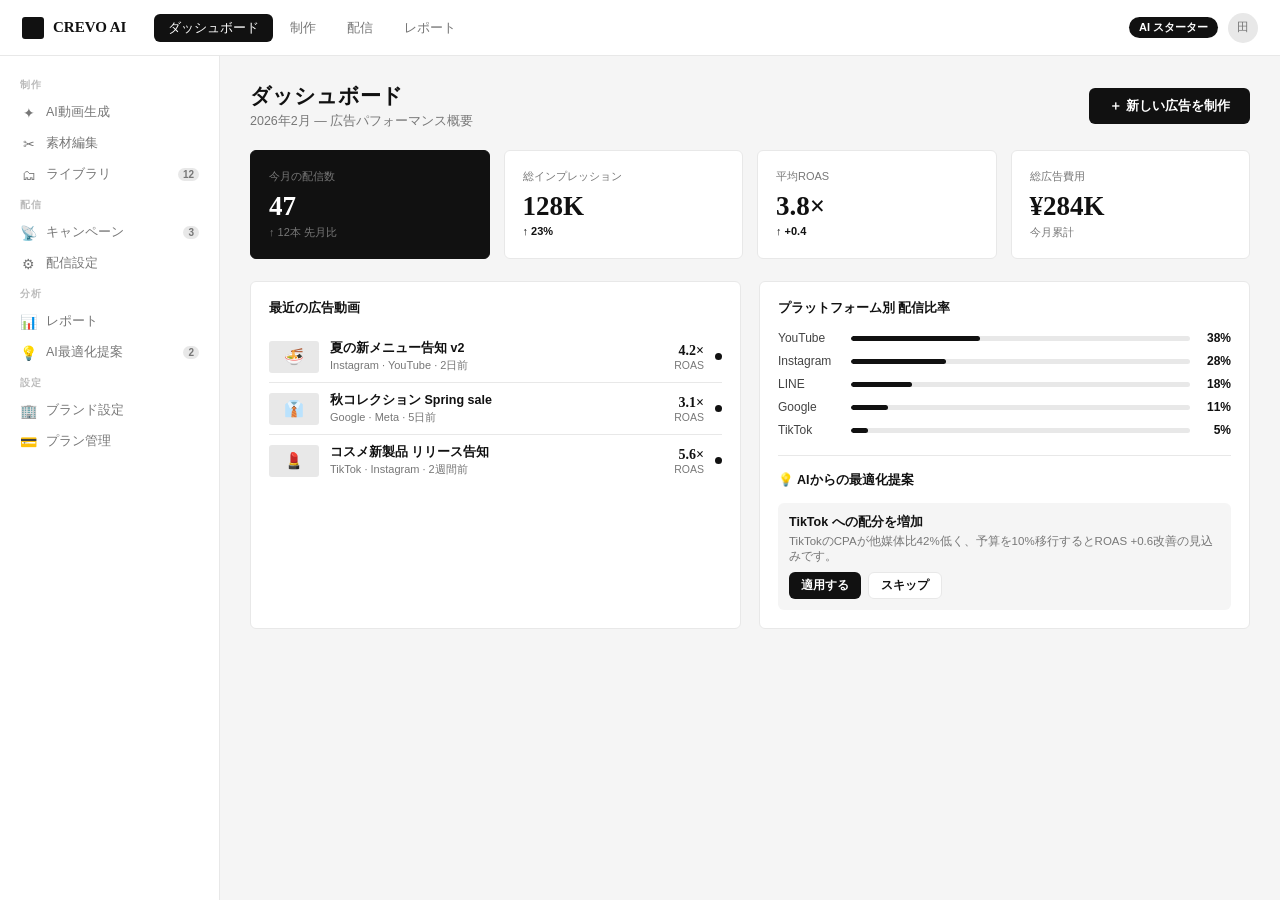
<file: spec/CREVO_AI_prototype.html>
<!DOCTYPE html>
<html lang="ja">
<head>
<meta charset="UTF-8">
<meta name="viewport" content="width=device-width, initial-scale=1.0">
<title>CREVO AI — MVP Prototype</title>
<style>
*, *::before, *::after { box-sizing: border-box; margin: 0; padding: 0; }
:root {
  --black:    #111111;
  --g900:     #222222;
  --g700:     #444444;
  --g500:     #777777;
  --g400:     #999999;
  --g300:     #BBBBBB;
  --g200:     #DDDDDD;
  --g100:     #E8E8E8;
  --g50:      #F5F5F5;
  --white:    #FFFFFF;
  --sidebar:  220px;
  --header:   56px;
  --r:        6px;
  --tr:       0.17s ease;
}
body {
  font-family: -apple-system,'Hiragino Sans','Noto Sans JP',sans-serif;
  background: var(--g50); color: var(--black);
  height: 100vh; overflow: hidden; display: flex; flex-direction: column;
  font-size: 14px;
}

/* ──── HEADER ──── */
header {
  height: var(--header); background: var(--white);
  border-bottom: 1px solid var(--g100);
  display: flex; align-items: center; padding: 0 22px; gap: 28px;
  flex-shrink: 0; z-index: 10;
}
.logo {
  display: flex; align-items: center; gap: 9px;
  font-family: Georgia,serif; font-size: 15px; font-weight: 700;
  color: var(--black); text-decoration: none; flex-shrink: 0;
}
.logo-mark { width: 22px; height: 22px; background: var(--black); border-radius: 3px; }
nav { display: flex; gap: 3px; }
.nav-btn {
  padding: 5px 14px; border-radius: var(--r); border: none;
  background: transparent; cursor: pointer; font-size: 13px;
  color: var(--g500); font-family: inherit; transition: all var(--tr);
}
.nav-btn:hover { background: var(--g50); color: var(--black); }
.nav-btn.active { background: var(--black); color: var(--white); }
.header-right { display: flex; align-items: center; gap: 10px; margin-left: auto; }
.plan-badge {
  padding: 3px 10px; background: var(--black); color: var(--white);
  border-radius: 20px; font-size: 11px; font-weight: 600;
}
.avatar {
  width: 30px; height: 30px; border-radius: 50%; background: var(--g100);
  display: flex; align-items: center; justify-content: center;
  font-size: 12px; color: var(--g500); cursor: pointer;
}

/* ──── LAYOUT ──── */
.main-wrapper { display: flex; flex: 1; overflow: hidden; }
.sidebar {
  width: var(--sidebar); background: var(--white);
  border-right: 1px solid var(--g100);
  display: flex; flex-direction: column; padding: 14px 10px;
  overflow-y: auto; flex-shrink: 0;
}
.sbl { font-size: 10px; font-weight: 700; color: var(--g300); letter-spacing: 0.8px; text-transform: uppercase; padding: 8px 10px 5px; }
.sbi {
  display: flex; align-items: center; gap: 9px;
  padding: 7px 10px; border-radius: var(--r); cursor: pointer;
  color: var(--g500); font-size: 12.5px; border: none;
  background: transparent; width: 100%; text-align: left; font-family: inherit;
  transition: all var(--tr);
}
.sbi:hover { background: var(--g50); color: var(--black); }
.sbi.active { background: var(--g50); color: var(--black); font-weight: 600; }
.sbi-ico { width: 17px; text-align: center; font-size: 14px; flex-shrink: 0; }
.sbi-ct {
  margin-left: auto; background: var(--g100); color: var(--g500);
  font-size: 10px; font-weight: 700; padding: 1px 5px; border-radius: 8px;
}
.content { flex: 1; overflow-y: auto; padding: 26px 30px; }
.screen { display: none; animation: fi 0.2s ease; }
.screen.active { display: block; }
@keyframes fi { from { opacity:0; transform:translateY(4px) } to { opacity:1; transform:none } }

/* ──── SHARED ──── */
.page-title { font-family: Georgia,serif; font-size: 21px; font-weight: 700; margin-bottom: 3px; }
.page-sub { font-size: 12.5px; color: var(--g500); }
.panel { background: var(--white); border: 1px solid var(--g100); border-radius: var(--r); padding: 18px; }
.panel-title { font-size: 12.5px; font-weight: 700; margin-bottom: 14px; }
.btn {
  padding: 9px 20px; border-radius: var(--r); border: none;
  font-family: inherit; font-size: 13px; font-weight: 600;
  cursor: pointer; transition: all var(--tr); white-space: nowrap;
  display: inline-flex; align-items: center; gap: 6px;
}
.btn-p { background: var(--black); color: var(--white); }
.btn-p:hover { background: var(--g900); }
.btn-s { background: var(--white); color: var(--black); border: 1.5px solid var(--g100); }
.btn-s:hover { border-color: var(--black); }
.btn-g { background: transparent; color: var(--g500); padding: 9px 12px; }
.btn-g:hover { color: var(--black); background: var(--g50); }
.btn-sm { padding: 5px 12px; font-size: 11.5px; }
.btn-lg { padding: 12px 26px; font-size: 14.5px; }
.tag { display:inline-block; padding:2px 8px; border-radius:10px; font-size:10.5px; font-weight:600; }
.tag-active { background:#111; color:#fff; }
.tag-paused { background:var(--g100); color:var(--g500); }
.tag-draft { background:var(--g50); color:var(--g500); border:1px solid var(--g100); }
.ai-badge { display:inline-flex; align-items:center; gap:4px; background:var(--black); color:var(--white); padding:2px 9px; border-radius:20px; font-size:10.5px; font-weight:600; }
.form-input,.form-textarea,.form-select {
  padding: 9px 11px; border: 1px solid var(--g100); border-radius: var(--r);
  font-family: inherit; font-size: 13px; color: var(--black); background: var(--white);
  outline: none; transition: border-color var(--tr); width: 100%;
}
.form-input:focus,.form-textarea:focus,.form-select:focus { border-color: var(--black); }
.form-textarea { resize: none; line-height: 1.6; }
.form-select {
  cursor: pointer; appearance: none;
  background-image: url("data:image/svg+xml,%3Csvg xmlns='http://www.w3.org/2000/svg' width='10' height='6' viewBox='0 0 10 6'%3E%3Cpath d='M1 1l4 4 4-4' stroke='%23999' stroke-width='1.5' fill='none'/%3E%3C/svg%3E");
  background-repeat: no-repeat; background-position: right 10px center; padding-right: 28px;
}
.form-label { font-size: 12px; font-weight: 700; color: var(--black); margin-bottom: 5px; display: block; }
.form-label small { font-weight: 400; color: var(--g500); font-size: 11px; margin-left: 4px; }
.form-group { display: flex; flex-direction: column; gap: 0; }
.range-slider { -webkit-appearance:none; width:100%; height:4px; background:var(--g100); border-radius:2px; outline:none; }
.range-slider::-webkit-slider-thumb { -webkit-appearance:none; width:15px; height:15px; background:var(--black); border-radius:50%; cursor:pointer; }
.toggle { width:36px; height:20px; border-radius:10px; cursor:pointer; position:relative; transition:background var(--tr); background:var(--g100); border:none; flex-shrink:0; }
.toggle.on { background:var(--black); }
.toggle::after { content:''; position:absolute; width:14px; height:14px; background:white; border-radius:50%; top:3px; left:3px; transition:transform var(--tr); }
.toggle.on::after { transform:translateX(16px); }
.action-bar { display:flex; align-items:center; justify-content:flex-end; gap:8px; padding-top:20px; border-top:1px solid var(--g100); margin-top:22px; }

/* ──── DASHBOARD ──── */
.stats-grid { display:grid; grid-template-columns:repeat(4,1fr); gap:14px; margin-bottom:22px; }
.stat-card { background:var(--white); border:1px solid var(--g100); border-radius:var(--r); padding:18px; }
.stat-card.hl { background:var(--black); border-color:var(--black); }
.stat-lbl { font-size:11px; color:var(--g500); margin-bottom:7px; font-weight:500; }
.stat-card.hl .stat-lbl { color:#777; }
.stat-num { font-family:Georgia,serif; font-size:27px; font-weight:700; color:var(--black); }
.stat-card.hl .stat-num { color:var(--white); }
.stat-chg { font-size:11px; color:var(--g500); margin-top:3px; }
.stat-card.hl .stat-chg { color:#777; }
.dash-grid { display:grid; grid-template-columns:1fr 1fr; gap:18px; }
.video-item { display:flex; align-items:center; gap:11px; padding:9px 0; border-bottom:1px solid var(--g100); }
.video-item:last-child { border-bottom:none; }
.vthumb { width:50px; height:32px; background:var(--g100); border-radius:3px; flex-shrink:0; display:flex; align-items:center; justify-content:center; font-size:16px; }
.vname { font-size:12.5px; font-weight:600; white-space:nowrap; overflow:hidden; text-overflow:ellipsis; }
.vmeta { font-size:11px; color:var(--g500); margin-top:1px; }
.vroas { font-family:Georgia,serif; font-size:14px; font-weight:700; }
.sdot { width:7px; height:7px; border-radius:50%; flex-shrink:0; }
.sdot-on { background:#111; }
.sdot-off { background:#CCC; }
.pf-bar { display:flex; flex-direction:column; gap:9px; }
.pfr { display:flex; align-items:center; gap:9px; }
.pfn { font-size:12px; color:var(--g700); width:64px; flex-shrink:0; }
.pft { flex:1; background:var(--g100); height:5px; border-radius:3px; overflow:hidden; }
.pff { height:100%; background:var(--black); border-radius:3px; transition:width 1s ease; }
.pfp { font-size:12px; font-weight:700; width:32px; text-align:right; }

/* ──── WIZARD ──── */
.wizard-steps { display:flex; align-items:center; gap:0; margin-bottom:24px; overflow-x:auto; padding-bottom:2px; }
.ws { display:flex; align-items:center; gap:7px; font-size:12px; color:var(--g300); white-space:nowrap; }
.ws.active { color:var(--black); font-weight:600; }
.ws.done { color:var(--g500); }
.wsc {
  width:24px; height:24px; border-radius:50%;
  border:1.5px solid var(--g100); background:var(--white);
  display:flex; align-items:center; justify-content:center;
  font-size:11px; font-weight:700; color:var(--g300); flex-shrink:0;
}
.ws.active .wsc { border-color:var(--black); background:var(--black); color:var(--white); }
.ws.done .wsc { border-color:var(--g300); color:var(--g500); }
.wsl { width:28px; height:1px; background:var(--g100); margin:0 4px; flex-shrink:0; }
.wsl.done { background:var(--g300); }

/* Selectable cards */
.sel-card {
  border:1.5px solid var(--g100); border-radius:var(--r);
  cursor:pointer; transition:all var(--tr); background:var(--white);
}
.sel-card:hover { border-color:var(--g400); }
.sel-card.on { border-color:var(--black); background:var(--g50); }
.sel-card.dark-on { border-color:var(--black); background:var(--black); color:var(--white); }

/* Talent grid */
.talent-grid { display:grid; grid-template-columns:repeat(4,1fr); gap:12px; }
.talent-card { border:1.5px solid var(--g100); border-radius:var(--r); overflow:hidden; cursor:pointer; transition:border-color var(--tr); }
.talent-card:hover { border-color:var(--g400); }
.talent-card.on { border-color:var(--black); }
.talent-face { height:96px; background:var(--g100); display:flex; align-items:center; justify-content:center; font-size:36px; position:relative; }
.talent-badge { position:absolute; top:6px; right:6px; font-size:9.5px; font-weight:700; padding:2px 6px; border-radius:10px; }
.talent-info { padding:8px 10px; }
.talent-name { font-size:12px; font-weight:700; color:var(--black); }
.talent-sub { font-size:10.5px; color:var(--g500); margin-top:1px; }

/* Template grid */
.tmpl-grid { display:grid; grid-template-columns:repeat(3,1fr); gap:12px; }
.tmpl-card { border:1.5px solid var(--g100); border-radius:var(--r); overflow:hidden; cursor:pointer; transition:border-color var(--tr); }
.tmpl-card:hover { border-color:var(--g400); }
.tmpl-card.on { border-color:var(--black); }
.tmpl-thumb { height:72px; display:flex; align-items:center; justify-content:center; font-size:22px; }
.tmpl-info { padding:8px 10px; border-top:1px solid var(--g100); }
.tmpl-name { font-size:12px; font-weight:700; }
.tmpl-style { font-size:10.5px; color:var(--g500); margin-top:1px; }

/* Music list */
.music-list { display:flex; flex-direction:column; gap:8px; }
.music-row {
  display:flex; align-items:center; gap:12px; padding:10px 14px;
  border:1.5px solid var(--g100); border-radius:var(--r); cursor:pointer;
  transition:all var(--tr); background:var(--white);
}
.music-row:hover { border-color:var(--g400); }
.music-row.on { border-color:var(--black); background:var(--g50); }
.music-play { width:30px; height:30px; border-radius:50%; background:var(--g100); display:flex; align-items:center; justify-content:center; font-size:12px; flex-shrink:0; transition:background var(--tr); }
.music-row.on .music-play { background:var(--black); color:white; }
.music-name { font-size:13px; font-weight:600; flex:1; }
.music-meta { font-size:11px; color:var(--g500); }
.music-duration { font-size:12px; color:var(--g500); font-weight:500; }

/* Narration list */
.narr-grid { display:grid; grid-template-columns:1fr 1fr; gap:10px; }
.narr-card { border:1.5px solid var(--g100); border-radius:var(--r); padding:12px 14px; cursor:pointer; transition:all var(--tr); }
.narr-card:hover { border-color:var(--g400); }
.narr-card.on { border-color:var(--black); background:var(--g50); }
.narr-avatar { font-size:28px; margin-bottom:6px; }
.narr-name { font-size:12.5px; font-weight:700; }
.narr-meta { font-size:10.5px; color:var(--g500); margin-top:2px; }
.narr-sample { margin-top:8px; display:flex; align-items:center; gap:6px; }
.narr-play { font-size:10px; padding:3px 9px; border-radius:10px; background:var(--g100); border:none; cursor:pointer; font-family:inherit; }

/* Preview */
.preview-wrap { display:grid; grid-template-columns:1fr 340px; gap:22px; }
.vid-area { background:var(--black); border-radius:8px; aspect-ratio:16/9; display:flex; align-items:center; justify-content:center; position:relative; overflow:hidden; }
.play-ring { width:52px; height:52px; border-radius:50%; border:2px solid rgba(255,255,255,0.4); display:flex; align-items:center; justify-content:center; cursor:pointer; margin:0 auto 10px; transition:background var(--tr); }
.play-ring:hover { background:rgba(255,255,255,0.1); }
.play-ring::after { content:'▶'; color:white; font-size:16px; margin-left:3px; }
.vid-caption-bar { position:absolute; bottom:0; left:0; right:0; background:linear-gradient(transparent,rgba(0,0,0,0.7)); padding:14px; }
.caption-pill { background:rgba(255,255,255,0.9); color:var(--black); padding:5px 11px; border-radius:3px; font-size:12.5px; font-weight:700; display:inline-block; }
.scene-strip { display:flex; gap:8px; margin-top:10px; }
.scene-thumb { width:52px; height:33px; background:var(--g200); border-radius:3px; cursor:pointer; border:2px solid transparent; transition:border-color var(--tr); flex-shrink:0; }
.scene-thumb.on { border-color:var(--black); }
.edit-pane { display:flex; flex-direction:column; gap:14px; }
.edit-block { background:var(--white); border:1px solid var(--g100); border-radius:var(--r); overflow:hidden; }
.edit-blk-hdr { padding:10px 14px; font-size:12.5px; font-weight:700; cursor:pointer; display:flex; justify-content:space-between; align-items:center; }
.edit-blk-hdr:hover { background:var(--g50); }
.edit-blk-body { padding:12px 14px; }
.edit-row { display:flex; align-items:center; gap:8px; margin-bottom:9px; }
.edit-row:last-child { margin-bottom:0; }
.edit-lbl { font-size:11.5px; color:var(--g500); width:54px; flex-shrink:0; }
.swatch-row { display:flex; gap:5px; }
.swatch { width:23px; height:23px; border-radius:3px; cursor:pointer; border:2px solid transparent; }
.swatch.on { border-color:var(--black); }
.tr-row { display:flex; justify-content:space-between; align-items:center; padding:5px 0; }
.tr-lbl { font-size:12px; color:var(--g700); }

/* Distribute */
.pf-grid { display:grid; grid-template-columns:repeat(3,1fr); gap:13px; margin-bottom:18px; }
.pf-card { border:1.5px solid var(--g100); border-radius:var(--r); padding:15px; cursor:pointer; transition:all var(--tr); }
.pf-card:hover { border-color:var(--g400); }
.pf-card.on { border-color:var(--black); background:var(--g50); }
.pf-ico { font-size:26px; margin-bottom:8px; }
.pf-card-name { font-size:13px; font-weight:700; margin-bottom:2px; }
.pf-card-desc { font-size:11px; color:var(--g500); }
.pf-chk { width:18px; height:18px; border-radius:50%; border:1.5px solid var(--g100); margin-top:8px; display:flex; align-items:center; justify-content:center; font-size:9px; color:transparent; }
.pf-card.on .pf-chk { background:var(--black); border-color:var(--black); color:white; }

/* Reports */
.rpt-grid { display:grid; grid-template-columns:repeat(3,1fr); gap:13px; margin-bottom:20px; }
.met-card { background:var(--white); border:1px solid var(--g100); border-radius:var(--r); padding:16px; }
.met-card.dk { background:var(--black); border-color:var(--black); }
.met-nm { font-size:11px; color:var(--g500); margin-bottom:6px; font-weight:500; }
.met-card.dk .met-nm { color:#777; }
.met-val { font-family:Georgia,serif; font-size:24px; font-weight:700; color:var(--black); }
.met-card.dk .met-val { color:var(--white); }
.met-bdg { display:inline-block; font-size:10px; font-weight:700; padding:2px 7px; border-radius:8px; background:var(--g50); color:var(--g700); margin-top:5px; }
.chart-area { background:var(--white); border:1px solid var(--g100); border-radius:var(--r); padding:18px; margin-bottom:18px; }
.simple-chart { height:130px; display:flex; align-items:flex-end; gap:7px; padding-top:8px; }
.chart-col { flex:1; display:flex; flex-direction:column; align-items:center; gap:3px; }
.chart-bar-wrap { flex:1; width:100%; display:flex; align-items:flex-end; gap:2px; }
.cbar { flex:1; border-radius:2px 2px 0 0; transition:height 1s cubic-bezier(0.34,1.56,0.64,1); }
.cbar-p { background:var(--black); }
.cbar-s { background:var(--g100); }
.cxl { font-size:10px; color:var(--g500); }
.cmp-tbl { width:100%; border-collapse:collapse; }
.cmp-tbl th { text-align:left; font-size:11px; font-weight:700; color:var(--g500); padding:7px 11px; border-bottom:1.5px solid var(--g100); letter-spacing:.3px; }
.cmp-tbl td { padding:10px 11px; font-size:12.5px; border-bottom:1px solid var(--g50); vertical-align:middle; }
.cmp-tbl tr:hover td { background:var(--g50); }

/* Toast */
.toast { position:fixed; bottom:24px; right:24px; background:var(--black); color:var(--white); padding:12px 18px; border-radius:var(--r); font-size:13px; font-weight:500; opacity:0; transform:translateY(8px); transition:all .3s ease; pointer-events:none; z-index:100; }
.toast.show { opacity:1; transform:none; }

/* Progress bar (top banner during generation) */
.gen-wrap { text-align:center; padding:36px 0; }
.spinner { width:110px; height:110px; border-radius:50%; border:3px solid var(--g100); border-top-color:var(--black); animation:spin 1s linear infinite; margin:0 auto 24px; }
@keyframes spin { to { transform:rotate(360deg); } }
.gen-title { font-family:Georgia,serif; font-size:20px; font-weight:700; margin-bottom:10px; }
.gen-sub { color:var(--g500); font-size:13px; margin-bottom:28px; }
.gen-rows { max-width:340px; margin:0 auto 28px; text-align:left; display:flex; flex-direction:column; gap:9px; }
.gen-row { display:flex; align-items:center; gap:10px; font-size:12.5px; color:var(--g400); }
.gen-row.done { color:var(--black); font-weight:500; }
.gpb { width:300px; height:3px; background:var(--g100); border-radius:2px; margin:0 auto; overflow:hidden; }
.gpbf { height:100%; background:var(--black); width:0%; transition:width .4s ease; }
</style>
</head>
<body>

<!-- HEADER -->
<header>
  <a class="logo" href="#" onclick="return false">
    <div class="logo-mark"></div>CREVO AI
  </a>
  <nav>
    <button class="nav-btn active"  onclick="show('dashboard',this)">ダッシュボード</button>
    <button class="nav-btn"        onclick="show('create',this)">制作</button>
    <button class="nav-btn"        onclick="show('distribute',this)">配信</button>
    <button class="nav-btn"        onclick="show('reports',this)">レポート</button>
  </nav>
  <div class="header-right">
    <span class="plan-badge">AI スターター</span>
    <div class="avatar">田</div>
  </div>
</header>

<div class="main-wrapper">
  <!-- SIDEBAR -->
  <aside class="sidebar">
    <div class="sbl">制作</div>
    <button class="sbi" onclick="goCreate(1)"><span class="sbi-ico">✦</span>AI動画生成</button>
    <button class="sbi"><span class="sbi-ico">✂</span>素材編集</button>
    <button class="sbi"><span class="sbi-ico">🗂</span>ライブラリ<span class="sbi-ct">12</span></button>
    <div class="sbl">配信</div>
    <button class="sbi"><span class="sbi-ico">📡</span>キャンペーン<span class="sbi-ct">3</span></button>
    <button class="sbi"><span class="sbi-ico">⚙</span>配信設定</button>
    <div class="sbl">分析</div>
    <button class="sbi"><span class="sbi-ico">📊</span>レポート</button>
    <button class="sbi"><span class="sbi-ico">💡</span>AI最適化提案<span class="sbi-ct">2</span></button>
    <div class="sbl">設定</div>
    <button class="sbi"><span class="sbi-ico">🏢</span>ブランド設定</button>
    <button class="sbi"><span class="sbi-ico">💳</span>プラン管理</button>
  </aside>

  <main class="content">

    <!-- ════════════════ DASHBOARD ════════════════ -->
    <div class="screen active" id="screen-dashboard">
      <div style="display:flex;align-items:center;justify-content:space-between;margin-bottom:20px;">
        <div><h1 class="page-title">ダッシュボード</h1><p class="page-sub">2026年2月 — 広告パフォーマンス概要</p></div>
        <button class="btn btn-p" onclick="goCreate(1)">＋ 新しい広告を制作</button>
      </div>
      <div class="stats-grid">
        <div class="stat-card hl"><div class="stat-lbl">今月の配信数</div><div class="stat-num">47</div><div class="stat-chg">↑ 12本 先月比</div></div>
        <div class="stat-card"><div class="stat-lbl">総インプレッション</div><div class="stat-num">128K</div><div class="stat-chg" style="color:#111;font-weight:600;">↑ 23%</div></div>
        <div class="stat-card"><div class="stat-lbl">平均ROAS</div><div class="stat-num">3.8×</div><div class="stat-chg" style="color:#111;font-weight:600;">↑ +0.4</div></div>
        <div class="stat-card"><div class="stat-lbl">総広告費用</div><div class="stat-num">¥284K</div><div class="stat-chg">今月累計</div></div>
      </div>
      <div class="dash-grid">
        <div class="panel">
          <div class="panel-title">最近の広告動画</div>
          <div class="video-item"><div class="vthumb">🍜</div><div style="flex:1;min-width:0;"><div class="vname">夏の新メニュー告知 v2</div><div class="vmeta">Instagram · YouTube · 2日前</div></div><div style="text-align:right;"><div class="vroas">4.2×</div><div style="font-size:10.5px;color:var(--g500);">ROAS</div></div><div class="sdot sdot-on"></div></div>
          <div class="video-item"><div class="vthumb">👔</div><div style="flex:1;min-width:0;"><div class="vname">秋コレクション Spring sale</div><div class="vmeta">Google · Meta · 5日前</div></div><div style="text-align:right;"><div class="vroas">3.1×</div><div style="font-size:10.5px;color:var(--g500);">ROAS</div></div><div class="sdot sdot-on"></div></div>
          <div class="video-item"><div class="vthumb">💄</div><div style="flex:1;min-width:0;"><div class="vname">コスメ新製品 リリース告知</div><div class="vmeta">TikTok · Instagram · 2週間前</div></div><div style="text-align:right;"><div class="vroas">5.6×</div><div style="font-size:10.5px;color:var(--g500);">ROAS</div></div><div class="sdot sdot-on"></div></div>
        </div>
        <div class="panel">
          <div class="panel-title">プラットフォーム別 配信比率</div>
          <div class="pf-bar">
            <div class="pfr"><div class="pfn">YouTube</div><div class="pft"><div class="pff" style="width:38%"></div></div><div class="pfp">38%</div></div>
            <div class="pfr"><div class="pfn">Instagram</div><div class="pft"><div class="pff" style="width:28%"></div></div><div class="pfp">28%</div></div>
            <div class="pfr"><div class="pfn">LINE</div><div class="pft"><div class="pff" style="width:18%"></div></div><div class="pfp">18%</div></div>
            <div class="pfr"><div class="pfn">Google</div><div class="pft"><div class="pff" style="width:11%"></div></div><div class="pfp">11%</div></div>
            <div class="pfr"><div class="pfn">TikTok</div><div class="pft"><div class="pff" style="width:5%"></div></div><div class="pfp">5%</div></div>
          </div>
          <div style="margin-top:18px;padding-top:16px;border-top:1px solid var(--g100);">
            <div class="panel-title">💡 AIからの最適化提案</div>
            <div style="background:var(--g50);border-radius:var(--r);padding:11px;">
              <div style="font-size:12.5px;font-weight:600;margin-bottom:3px;">TikTok への配分を増加</div>
              <div style="font-size:11.5px;color:var(--g500);">TikTokのCPAが他媒体比42%低く、予算を10%移行するとROAS +0.6改善の見込みです。</div>
              <div style="margin-top:8px;display:flex;gap:7px;"><button class="btn btn-p btn-sm" onclick="toast('AI配分を適用しました')">適用する</button><button class="btn btn-s btn-sm">スキップ</button></div>
            </div>
          </div>
        </div>
      </div>
    </div>

    <!-- ════════════════ CREATE ════════════════ -->
    <div class="screen" id="screen-create">
      <!-- Step indicator -->
      <div style="display:flex;align-items:center;gap:10px;margin-bottom:18px;">
        <h1 class="page-title" style="margin-bottom:0;">AI広告制作</h1>
        <span class="ai-badge">✦ AI生成</span>
      </div>
      <div class="wizard-steps" id="wsteps"></div>

      <!-- STEP PANELS -->
      <div id="cstep-1"><!-- ── Step1: ヒアリング ── -->
        <div style="font-family:Georgia,serif;font-size:16px;font-weight:700;margin-bottom:16px;">Step 1  クライアントヒアリング</div>
        <div style="display:grid;grid-template-columns:1fr 1fr;gap:16px;">
          <div class="form-group"><label class="form-label">会社・ブランド名</label><input type="text" class="form-input" placeholder="例）田中ベーカリー" value="株式会社スタイルプラス"></div>
          <div class="form-group"><label class="form-label">業種</label>
            <select class="form-select"><option>アパレル・ファッション</option><option>飲食・フード</option><option>美容・コスメ</option><option>不動産</option><option>サービス業</option></select>
          </div>
          <div class="form-group" style="grid-column:1/-1;"><label class="form-label">広告の目的 <small>複数可</small></label>
            <div style="display:flex;gap:8px;flex-wrap:wrap;margin-top:2px;">
              <button class="sel-card on" style="padding:7px 14px;font-size:12px;" onclick="toggle(this)">ブランド認知</button>
              <button class="sel-card on" style="padding:7px 14px;font-size:12px;" onclick="toggle(this)">商品購買</button>
              <button class="sel-card" style="padding:7px 14px;font-size:12px;" onclick="toggle(this)">来店促進</button>
              <button class="sel-card" style="padding:7px 14px;font-size:12px;" onclick="toggle(this)">問い合わせ獲得</button>
              <button class="sel-card" style="padding:7px 14px;font-size:12px;" onclick="toggle(this)">アプリDL</button>
            </div>
          </div>
          <div class="form-group"><label class="form-label">ターゲット年代</label>
            <select class="form-select"><option>10代</option><option>20代</option><option selected>30〜40代</option><option>50代以上</option><option>全年代</option></select>
          </div>
          <div class="form-group"><label class="form-label">ターゲット性別</label>
            <select class="form-select"><option>指定なし</option><option selected>女性</option><option>男性</option></select>
          </div>
          <div class="form-group" style="grid-column:1/-1;"><label class="form-label">月次広告予算（目安）</label>
            <select class="form-select"><option>〜10万円</option><option selected>10〜30万円</option><option>30〜100万円</option><option>100万円以上</option></select>
          </div>
        </div>
        <div class="action-bar"><button class="btn btn-g">下書き保存</button><button class="btn btn-p btn-lg" onclick="goStep(2)">次へ →</button></div>
      </div>

      <div id="cstep-2" style="display:none;"><!-- ── Step2: キーメッセージ ── -->
        <div style="font-family:Georgia,serif;font-size:16px;font-weight:700;margin-bottom:6px;">Step 2  キーメッセージ開発</div>
        <p style="font-size:12.5px;color:var(--g500);margin-bottom:16px;">入力情報をもとにAIがキャッチコピーを提案しました。選択・編集してください。</p>
        <div style="display:flex;flex-direction:column;gap:10px;margin-bottom:20px;">
          <div class="sel-card on" style="padding:14px 16px;" onclick="selectMsg(this)">
            <div style="font-size:15px;font-weight:700;margin-bottom:4px;">「大人の余裕を、毎日のスタイルに。」</div>
            <div style="font-size:11.5px;color:var(--g500);">上質感 × 日常使いのバランスを強調。30〜40代女性に響くトーン。</div>
          </div>
          <div class="sel-card" style="padding:14px 16px;" onclick="selectMsg(this)">
            <div style="font-size:15px;font-weight:700;margin-bottom:4px;">「選ぶのではなく、自分に合わせる。」</div>
            <div style="font-size:11.5px;color:var(--g500);">個性・自己表現を訴求。ブランドロイヤリティを高めるメッセージ。</div>
          </div>
          <div class="sel-card" style="padding:14px 16px;" onclick="selectMsg(this)">
            <div style="font-size:15px;font-weight:700;margin-bottom:4px;">「今秋、新しい自分に出会う。」</div>
            <div style="font-size:11.5px;color:var(--g500);">季節感と変化・刷新を組み合わせた感情訴求型コピー。</div>
          </div>
        </div>
        <div class="form-group"><label class="form-label">または自由入力 <small>（上記を参考に独自のコピーを入力）</small></label>
          <input type="text" class="form-input" placeholder="キャッチコピーを入力してください" value="大人の余裕を、毎日のスタイルに。">
        </div>
        <div style="margin-top:16px;" class="form-group">
          <label class="form-label">サブコピー <small>（任意）</small></label>
          <input type="text" class="form-input" placeholder="例）今秋、スタイルプラスから新コレクション登場。" value="今秋、スタイルプラスから待望の新コレクション登場。">
        </div>
        <div class="action-bar"><button class="btn btn-g" onclick="goStep(1)">← 戻る</button><button class="btn btn-p btn-lg" onclick="goStep(3)">次へ →</button></div>
      </div>

      <div id="cstep-3" style="display:none;"><!-- ── Step3: 動画/静止画・フォーマット ── -->
        <div style="font-family:Georgia,serif;font-size:16px;font-weight:700;margin-bottom:16px;">Step 3  動画 / 静止画の選択</div>
        <div style="display:flex;gap:12px;margin-bottom:22px;">
          <div class="sel-card on" style="flex:1;padding:18px;text-align:center;" onclick="selectMediaType(this,'video')">
            <div style="font-size:28px;margin-bottom:8px;">🎬</div>
            <div style="font-size:13px;font-weight:700;margin-bottom:3px;">動画広告</div>
            <div style="font-size:11px;color:var(--g500);">6秒〜60秒のAI生成動画。YouTube・TikTok・Instagramリール等に最適。</div>
          </div>
          <div class="sel-card" style="flex:1;padding:18px;text-align:center;" onclick="selectMediaType(this,'image')">
            <div style="font-size:28px;margin-bottom:8px;">🖼</div>
            <div style="font-size:13px;font-weight:700;margin-bottom:3px;">静止画広告</div>
            <div style="font-size:11px;color:var(--g500);">バナー・Instagram投稿・Google ディスプレイ広告に最適。</div>
          </div>
        </div>
        <label class="form-label" style="margin-bottom:10px;">アスペクト比 / フォーマット</label>
        <div style="display:grid;grid-template-columns:repeat(3,1fr);gap:10px;margin-bottom:20px;">
          <div class="sel-card on" style="padding:14px;text-align:center;" onclick="selectOne(this,'.fmt-card')">
            <div style="width:56px;height:32px;background:var(--g100);border-radius:3px;margin:0 auto 8px;"></div>
            <div style="font-size:12px;font-weight:700;">横型 16:9</div><div style="font-size:10.5px;color:var(--g500);">YouTube · Google</div>
          </div>
          <div class="sel-card fmt-card" style="padding:14px;text-align:center;" onclick="selectOne(this,'.fmt-card')">
            <div style="width:26px;height:46px;background:var(--g100);border-radius:3px;margin:0 auto 8px;"></div>
            <div style="font-size:12px;font-weight:700;">縦型 9:16</div><div style="font-size:10.5px;color:var(--g500);">TikTok · Reels</div>
          </div>
          <div class="sel-card fmt-card" style="padding:14px;text-align:center;" onclick="selectOne(this,'.fmt-card')">
            <div style="width:40px;height:40px;background:var(--g100);border-radius:3px;margin:0 auto 8px;"></div>
            <div style="font-size:12px;font-weight:700;">正方形 1:1</div><div style="font-size:10.5px;color:var(--g500);">Instagram · Meta</div>
          </div>
        </div>
        <label class="form-label" style="margin-bottom:10px;">動画の長さ</label>
        <div style="display:flex;gap:8px;">
          <button class="sel-card" style="padding:8px 18px;font-size:12.5px;" onclick="selectOne(this,'.dur-btn')">6秒</button>
          <button class="sel-card on dur-btn" style="padding:8px 18px;font-size:12.5px;" onclick="selectOne(this,'.dur-btn')">15秒</button>
          <button class="sel-card dur-btn" style="padding:8px 18px;font-size:12.5px;" onclick="selectOne(this,'.dur-btn')">30秒</button>
          <button class="sel-card dur-btn" style="padding:8px 18px;font-size:12.5px;" onclick="selectOne(this,'.dur-btn')">60秒</button>
        </div>
        <div class="action-bar"><button class="btn btn-g" onclick="goStep(2)">← 戻る</button><button class="btn btn-p btn-lg" onclick="goStep(4)">次へ →</button></div>
      </div>

      <div id="cstep-4" style="display:none;"><!-- ── Step4: タレント/テンプレート ── -->
        <div style="font-family:Georgia,serif;font-size:16px;font-weight:700;margin-bottom:6px;">Step 4  タレントAI / テンプレート選択</div>
        <p style="font-size:12.5px;color:var(--g500);margin-bottom:16px;">タレントのAI肖像を使用した広告動画、またはフリーテンプレートからお選びください。</p>

        <div style="display:flex;gap:8px;margin-bottom:18px;" id="talent-tabs">
          <button class="sel-card on" style="padding:7px 18px;font-size:12.5px;" onclick="switchTalentTab(this,'tab-talent')">タレントAIプラン</button>
          <button class="sel-card" style="padding:7px 18px;font-size:12.5px;" onclick="switchTalentTab(this,'tab-tmpl')">フリーテンプレート</button>
        </div>

        <div id="tab-talent">
          <div style="background:#FFF8E1;border:1px solid #FFD54F;border-radius:var(--r);padding:11px 14px;margin-bottom:14px;font-size:12px;color:#795548;">
            ⭐ タレントAIプランは提携タレント事務所の許諾を取得した肖像AIを使用します。使用ごとに事務所へライセンス料が発生します（料金はプレビュー後に表示）。
          </div>
          <div class="talent-grid">
            <div class="talent-card on" onclick="selectTalent(this)">
              <div class="talent-face" style="background:#F5F0EC;">👩<div class="talent-badge" style="background:#111;color:#fff;">人気</div></div>
              <div class="talent-info"><div class="talent-name">Yuki T.</div><div class="talent-sub">20代女性 / ファッション系</div></div>
            </div>
            <div class="talent-card" onclick="selectTalent(this)">
              <div class="talent-face" style="background:#EEF2F5;">👨<div class="talent-badge" style="background:#666;color:#fff;">NEW</div></div>
              <div class="talent-info"><div class="talent-name">Kenta M.</div><div class="talent-sub">30代男性 / ビジネス系</div></div>
            </div>
            <div class="talent-card" onclick="selectTalent(this)">
              <div class="talent-face" style="background:#F0F5EE;">👩‍🦰</div>
              <div class="talent-info"><div class="talent-name">Haruna S.</div><div class="talent-sub">30代女性 / ライフスタイル</div></div>
            </div>
            <div class="talent-card" onclick="selectTalent(this)">
              <div class="talent-face" style="background:#F5F0F5;">🧑<div class="talent-badge" style="background:#7C3AED;color:#fff;">Premium</div></div>
              <div class="talent-info"><div class="talent-name">Riku N.</div><div class="talent-sub">20代 / ストリート系</div></div>
            </div>
          </div>
        </div>

        <div id="tab-tmpl" style="display:none;">
          <div class="tmpl-grid">
            <div class="tmpl-card on" onclick="selectOne(this,'.tmpl-card')">
              <div class="tmpl-thumb" style="background:#F5F5F5;">✨</div>
              <div class="tmpl-info"><div class="tmpl-name">プレミアム</div><div class="tmpl-style">洗練 · 高級感</div></div>
            </div>
            <div class="tmpl-card" onclick="selectOne(this,'.tmpl-card')">
              <div class="tmpl-thumb" style="background:#FFF8F0;">🌸</div>
              <div class="tmpl-info"><div class="tmpl-name">ポップ</div><div class="tmpl-style">明るい · 親しみやすい</div></div>
            </div>
            <div class="tmpl-card" onclick="selectOne(this,'.tmpl-card')">
              <div class="tmpl-thumb" style="background:#F0F5FF;">💼</div>
              <div class="tmpl-info"><div class="tmpl-name">ビジネス</div><div class="tmpl-style">信頼感 · 誠実</div></div>
            </div>
            <div class="tmpl-card" onclick="selectOne(this,'.tmpl-card')">
              <div class="tmpl-thumb" style="background:#F5F5F5;">🖤</div>
              <div class="tmpl-info"><div class="tmpl-name">モノトーン</div><div class="tmpl-style">ミニマル · クール</div></div>
            </div>
            <div class="tmpl-card" onclick="selectOne(this,'.tmpl-card')">
              <div class="tmpl-thumb" style="background:#F5F0FF;">⚡</div>
              <div class="tmpl-info"><div class="tmpl-name">エネルギー</div><div class="tmpl-style">躍動感 · インパクト</div></div>
            </div>
            <div class="tmpl-card" onclick="selectOne(this,'.tmpl-card')">
              <div class="tmpl-thumb" style="background:#F0FFF5;">🌿</div>
              <div class="tmpl-info"><div class="tmpl-name">ナチュラル</div><div class="tmpl-style">温かみ · エコ</div></div>
            </div>
          </div>
        </div>
        <div class="action-bar"><button class="btn btn-g" onclick="goStep(3)">← 戻る</button><button class="btn btn-p btn-lg" onclick="goStep(5)">次へ →</button></div>
      </div>

      <div id="cstep-5" style="display:none;"><!-- ── Step5: 音楽・ナレーション ── -->
        <div style="font-family:Georgia,serif;font-size:16px;font-weight:700;margin-bottom:6px;">Step 5  BGM / ナレーション</div>
        <p style="font-size:12.5px;color:var(--g500);margin-bottom:18px;">フリーライセンスの音楽とAIナレーターをお選びください。</p>

        <div style="display:grid;grid-template-columns:1fr 1fr;gap:22px;">
          <div>
            <label class="form-label" style="margin-bottom:10px;">BGM <small>（すべてフリーライセンス）</small></label>
            <div class="music-list">
              <div class="music-row on" onclick="selectMusic(this)">
                <div class="music-play">▶</div>
                <div style="flex:1;"><div class="music-name">Elegant Flow</div><div class="music-meta">ピアノ · アンビエント</div></div>
                <div class="music-duration">0:45</div>
              </div>
              <div class="music-row" onclick="selectMusic(this)">
                <div class="music-play">▶</div>
                <div style="flex:1;"><div class="music-name">City Lights</div><div class="music-meta">シンセ · モダン</div></div>
                <div class="music-duration">1:02</div>
              </div>
              <div class="music-row" onclick="selectMusic(this)">
                <div class="music-play">▶</div>
                <div style="flex:1;"><div class="music-name">Morning Calm</div><div class="music-meta">アコギ · ナチュラル</div></div>
                <div class="music-duration">0:58</div>
              </div>
              <div class="music-row" onclick="selectMusic(this)">
                <div class="music-play">▶</div>
                <div style="flex:1;"><div class="music-name">Urban Drive</div><div class="music-meta">エレクトロ · エナジー</div></div>
                <div class="music-duration">0:50</div>
              </div>
              <div class="music-row" onclick="selectMusic(this)">
                <div class="music-play">▶</div>
                <div style="flex:1;"><div class="music-name">BGMなし</div><div class="music-meta">サイレント</div></div>
                <div class="music-duration">—</div>
              </div>
            </div>
            <div style="margin-top:12px;">
              <label class="form-label" style="margin-bottom:4px;">音量</label>
              <input type="range" class="range-slider" min="0" max="100" value="65">
            </div>
          </div>

          <div>
            <label class="form-label" style="margin-bottom:10px;">AIナレーション <small>（声優AIモデル）</small></label>
            <div class="narr-grid">
              <div class="narr-card on" onclick="selectNarr(this)">
                <div class="narr-avatar">👩</div>
                <div class="narr-name">Yui（ゆい）</div>
                <div class="narr-meta">女性 · 明るく親しみやすい</div>
                <div class="narr-sample"><button class="narr-play" onclick="event.stopPropagation();toast('サンプル再生中...')">▶ サンプル</button></div>
              </div>
              <div class="narr-card" onclick="selectNarr(this)">
                <div class="narr-avatar">👩‍💼</div>
                <div class="narr-name">Akemi（あけみ）</div>
                <div class="narr-meta">女性 · 落ち着き・高級感</div>
                <div class="narr-sample"><button class="narr-play" onclick="event.stopPropagation();toast('サンプル再生中...')">▶ サンプル</button></div>
              </div>
              <div class="narr-card" onclick="selectNarr(this)">
                <div class="narr-avatar">👨</div>
                <div class="narr-name">Ken（けん）</div>
                <div class="narr-meta">男性 · 信頼感・力強い</div>
                <div class="narr-sample"><button class="narr-play" onclick="event.stopPropagation();toast('サンプル再生中...')">▶ サンプル</button></div>
              </div>
              <div class="narr-card" onclick="selectNarr(this)">
                <div class="narr-avatar">🔇</div>
                <div class="narr-name">ナレなし</div>
                <div class="narr-meta">テロップのみで訴求</div>
                <div class="narr-sample"></div>
              </div>
            </div>
            <div style="margin-top:14px;" class="form-group">
              <label class="form-label">ナレーション原稿 <small>（自動生成 / 編集可）</small></label>
              <textarea class="form-textarea" rows="4">今秋、スタイルプラスから待望の新コレクションが登場。大人カジュアルをテーマに、上質な素材感と機能性を両立したアイテムが揃います。今なら期間限定特典もご用意。ぜひご覧ください。</textarea>
            </div>
          </div>
        </div>
        <div class="action-bar"><button class="btn btn-g" onclick="goStep(4)">← 戻る</button><button class="btn btn-p btn-lg" onclick="startGen()">✦ AIで動画を生成する</button></div>
      </div>

      <!-- STEP 6: Generating -->
      <div id="cstep-gen" style="display:none;">
        <div class="gen-wrap">
          <div class="spinner"></div>
          <div class="gen-title">AIが動画を生成しています...</div>
          <div class="gen-sub">30秒〜1分程度かかります。そのままお待ちください。</div>
          <div class="gen-rows">
            <div class="gen-row done" id="gr1">✓&nbsp; テキスト・ヒアリング内容を解析</div>
            <div class="gen-row" id="gr2">⋯&nbsp; シーン構成を自動生成中...</div>
            <div class="gen-row" id="gr3">⋯&nbsp; タレントAI映像をレンダリング中...</div>
            <div class="gen-row" id="gr4">⋯&nbsp; BGM・ナレーションを合成中...</div>
            <div class="gen-row" id="gr5">⋯&nbsp; テロップ・キャプションを配置中...</div>
          </div>
          <div class="gpb"><div class="gpbf" id="gpbf"></div></div>
        </div>
      </div>

      <!-- STEP 7: Preview & Edit -->
      <div id="cstep-7" style="display:none;">
        <div style="font-family:Georgia,serif;font-size:16px;font-weight:700;margin-bottom:14px;">Step 6  プレビュー &amp; 編集</div>
        <div class="preview-wrap">
          <div>
            <div class="vid-area">
              <div style="text-align:center;">
                <div class="play-ring"></div>
                <div style="color:rgba(255,255,255,0.5);font-size:12px;">生成された広告動画（プレビュー）</div>
              </div>
              <div class="vid-caption-bar">
                <div class="caption-pill" id="cap-text">大人の余裕を、毎日のスタイルに。</div>
              </div>
            </div>
            <div class="scene-strip">
              <div class="scene-thumb on"></div>
              <div class="scene-thumb"></div>
              <div class="scene-thumb"></div>
              <div class="scene-thumb"></div>
              <div class="scene-thumb"></div>
            </div>
            <div style="font-size:11px;color:var(--g500);margin-top:5px;">シーンサムネイル（クリックで編集）</div>
          </div>
          <div class="edit-pane">
            <div style="font-size:12.5px;font-weight:700;padding-bottom:10px;border-bottom:1px solid var(--g100);">編集パネル</div>
            <div class="edit-block">
              <div class="edit-blk-hdr" onclick="toggleBlk(this)">テロップ設定 <span>▾</span></div>
              <div class="edit-blk-body">
                <div class="edit-row"><div class="edit-lbl">テキスト</div><input class="form-input" type="text" value="大人の余裕を、毎日のスタイルに。" oninput="document.getElementById('cap-text').textContent=this.value||' '" style="font-size:12.5px;padding:6px 9px;"></div>
                <div class="edit-row"><div class="edit-lbl">文字色</div><div class="swatch-row"><div class="swatch on" style="background:#fff;" onclick="swatchSel(this)"></div><div class="swatch" style="background:#111;" onclick="swatchSel(this)"></div><div class="swatch" style="background:#FFD700;" onclick="swatchSel(this)"></div><div class="swatch" style="background:#FF6B6B;" onclick="swatchSel(this)"></div></div></div>
              </div>
            </div>
            <div class="edit-block">
              <div class="edit-blk-hdr" onclick="toggleBlk(this)">BGM <span>▾</span></div>
              <div class="edit-blk-body">
                <div class="tr-row"><span class="tr-lbl">Elegant Flow</span><button class="toggle on" onclick="this.classList.toggle('on')"></button></div>
                <div style="margin-top:8px;"><input type="range" class="range-slider" min="0" max="100" value="65"></div>
              </div>
            </div>
            <div class="edit-block">
              <div class="edit-blk-hdr" onclick="toggleBlk(this)">ナレーション <span>▾</span></div>
              <div class="edit-blk-body">
                <div class="tr-row"><span class="tr-lbl">Yui（ゆい）</span><button class="toggle on" onclick="this.classList.toggle('on')"></button></div>
                <div style="margin-top:8px;"><input type="range" class="range-slider" min="0" max="100" value="70"></div>
              </div>
            </div>
            <div class="edit-block">
              <div class="edit-blk-hdr" onclick="toggleBlk(this)">ロゴ &amp; CTA <span>▾</span></div>
              <div class="edit-blk-body">
                <div class="tr-row"><span class="tr-lbl">ロゴを表示</span><button class="toggle on" onclick="this.classList.toggle('on')"></button></div>
                <div class="tr-row"><span class="tr-lbl">CTAボタン</span><button class="toggle on" onclick="this.classList.toggle('on')"></button></div>
              </div>
            </div>
            <div style="display:flex;flex-direction:column;gap:7px;margin-top:auto;">
              <button class="btn btn-p" style="width:100%;justify-content:center;" onclick="show('distribute',document.querySelector('nav .nav-btn:nth-child(3)'))">配信設定へ →</button>
              <button class="btn btn-s" style="width:100%;justify-content:center;" onclick="toast('動画をダウンロードしました')">ダウンロード</button>
            </div>
          </div>
        </div>
      </div>
    </div>

    <!-- ════════════════ DISTRIBUTE ════════════════ -->
    <div class="screen" id="screen-distribute">
      <div style="display:flex;align-items:center;justify-content:space-between;margin-bottom:20px;">
        <div><h1 class="page-title">配信設定</h1><p class="page-sub">配信先プラットフォームと予算を設定してください</p></div>
      </div>
      <div style="background:var(--white);border:1px solid var(--g100);border-radius:var(--r);padding:13px 17px;margin-bottom:18px;display:flex;align-items:center;gap:12px;">
        <div style="width:50px;height:32px;background:var(--g100);border-radius:3px;display:flex;align-items:center;justify-content:center;font-size:16px;">👔</div>
        <div><div style="font-size:13px;font-weight:700;">秋の新商品 プロモーション</div><div style="font-size:11.5px;color:var(--g500);">横型 16:9 · Yuki T. · Elegant Flow · 30秒</div></div>
        <button class="btn btn-s btn-sm" style="margin-left:auto;" onclick="goCreate(7)">動画を変更</button>
      </div>
      <label class="form-label" style="margin-bottom:12px;">配信プラットフォームを選択</label>
      <div class="pf-grid">
        <div class="pf-card on" onclick="this.classList.toggle('on')"><div class="pf-ico">▶</div><div class="pf-card-name">YouTube</div><div class="pf-card-desc">インストリーム / バンパー広告</div><div class="pf-chk">✓</div></div>
        <div class="pf-card on" onclick="this.classList.toggle('on')"><div class="pf-ico">📷</div><div class="pf-card-name">Instagram / Meta</div><div class="pf-card-desc">フィード / リール / ストーリー</div><div class="pf-chk">✓</div></div>
        <div class="pf-card" onclick="this.classList.toggle('on')"><div class="pf-ico">💬</div><div class="pf-card-name">LINE</div><div class="pf-card-desc">LINEタイムライン広告</div><div class="pf-chk">✓</div></div>
        <div class="pf-card" onclick="this.classList.toggle('on')"><div class="pf-ico">🔍</div><div class="pf-card-name">Google</div><div class="pf-card-desc">ディスカバリー / P-Max</div><div class="pf-chk">✓</div></div>
        <div class="pf-card" onclick="this.classList.toggle('on')"><div class="pf-ico">🎵</div><div class="pf-card-name">TikTok</div><div class="pf-card-desc">インフィード動画広告</div><div class="pf-chk">✓</div></div>
        <div class="pf-card" onclick="this.classList.toggle('on')"><div class="pf-ico">𝕏</div><div class="pf-card-name">X (Twitter)</div><div class="pf-card-desc">プロモーテッド動画</div><div class="pf-chk">✓</div></div>
      </div>
      <div class="panel" style="margin-bottom:16px;">
        <div class="panel-title">予算設定</div>
        <div style="display:flex;align-items:center;gap:14px;margin-bottom:10px;">
          <div style="font-size:12px;color:var(--g500);width:80px;">日次予算</div>
          <input type="text" class="form-input" value="5,000" style="width:110px;">
          <span style="font-size:13px;color:var(--g500);">円 / 日</span>
        </div>
        <input type="range" class="range-slider" min="1000" max="50000" value="5000" step="500" style="margin-bottom:14px;">
        <div style="background:var(--g50);border-radius:var(--r);padding:11px;">
          <div style="font-size:12px;font-weight:700;margin-bottom:3px;">✦ AI予算配分の提案</div>
          <div style="font-size:11.5px;color:var(--g500);">YouTube 45% / Instagram 35% / LINE 20% に自動配分することを推奨します。</div>
          <div style="margin-top:7px;"><button class="btn btn-p btn-sm" onclick="toast('AI配分を適用しました')">AIの提案を適用</button></div>
        </div>
      </div>
      <div class="action-bar">
        <button class="btn btn-g">下書き保存</button>
        <button class="btn btn-s">プレビュー確認</button>
        <button class="btn btn-p btn-lg" onclick="toast('広告を配信開始しました！');show('reports',document.querySelector('nav .nav-btn:nth-child(4)'))">🚀 配信を開始する</button>
      </div>
    </div>

    <!-- ════════════════ REPORTS ════════════════ -->
    <div class="screen" id="screen-reports">
      <div style="display:flex;align-items:center;justify-content:space-between;margin-bottom:20px;">
        <div><h1 class="page-title">パフォーマンスレポート</h1><p class="page-sub">過去30日間 — 全キャンペーン</p></div>
        <div style="display:flex;gap:8px;">
          <select class="form-select" style="width:auto;padding:7px 12px;font-size:12.5px;"><option>過去30日</option><option>過去7日</option><option>今月</option></select>
          <button class="btn btn-s btn-sm" onclick="toast('レポートをエクスポートしました')">エクスポート</button>
        </div>
      </div>
      <div class="rpt-grid">
        <div class="met-card dk"><div class="met-nm">平均 ROAS</div><div class="met-val">3.8×</div><div><span class="met-bdg" style="background:#222;color:#888;">↑ +0.4 先月比</span></div></div>
        <div class="met-card"><div class="met-nm">総インプレッション</div><div class="met-val">128K</div><div><span class="met-bdg">↑ +23%</span></div></div>
        <div class="met-card"><div class="met-nm">クリック率 (CTR)</div><div class="met-val">4.2%</div><div><span class="met-bdg">業界平均 1.8%</span></div></div>
        <div class="met-card"><div class="met-nm">コンバージョン数</div><div class="met-val">312</div><div><span class="met-bdg">↑ +18%</span></div></div>
        <div class="met-card"><div class="met-nm">CPA（平均獲得単価）</div><div class="met-val">¥912</div><div><span class="met-bdg">↓ -¥134</span></div></div>
        <div class="met-card"><div class="met-nm">総広告費</div><div class="met-val">¥284K</div><div><span class="met-bdg">今月累計</span></div></div>
      </div>
      <div class="chart-area">
        <div style="display:flex;justify-content:space-between;align-items:center;margin-bottom:14px;">
          <span style="font-size:13px;font-weight:700;">インプレッション / クリック 推移</span>
          <div style="display:flex;gap:14px;">
            <div style="display:flex;align-items:center;gap:5px;font-size:11px;color:var(--g500);"><div style="width:8px;height:8px;background:#111;border-radius:50%;"></div>インプレッション</div>
            <div style="display:flex;align-items:center;gap:5px;font-size:11px;color:var(--g500);"><div style="width:8px;height:8px;background:#ddd;border-radius:50%;"></div>クリック</div>
          </div>
        </div>
        <div class="simple-chart" id="bar-chart"></div>
      </div>
      <div class="panel">
        <div class="panel-title">キャンペーン一覧</div>
        <table class="cmp-tbl">
          <thead><tr><th>キャンペーン名</th><th>媒体</th><th>インプレ</th><th>CTR</th><th>ROAS</th><th>状態</th></tr></thead>
          <tbody>
            <tr><td><strong>夏の新メニュー告知 v2</strong></td><td style="color:var(--g500);font-size:11.5px;">Instagram · YouTube</td><td>42,500</td><td>5.1%</td><td><strong>4.2×</strong></td><td><span class="tag tag-active">配信中</span></td></tr>
            <tr><td><strong>コスメ新製品 リリース告知</strong></td><td style="color:var(--g500);font-size:11.5px;">TikTok · Instagram</td><td>38,200</td><td>6.3%</td><td><strong>5.6×</strong></td><td><span class="tag tag-active">配信中</span></td></tr>
            <tr><td><strong>秋コレクション Spring sale</strong></td><td style="color:var(--g500);font-size:11.5px;">Google · Meta</td><td>28,800</td><td>3.8%</td><td><strong>3.1×</strong></td><td><span class="tag tag-active">配信中</span></td></tr>
            <tr><td><strong>秋の新商品 プロモーション</strong></td><td style="color:var(--g500);font-size:11.5px;">—</td><td>—</td><td>—</td><td>—</td><td><span class="tag tag-draft">下書き</span></td></tr>
          </tbody>
        </table>
      </div>
    </div>

  </main>
</div>
<div class="toast" id="toast-el"></div>

<script>
// ─── STEP LABELS ───
const STEPS = [
  'ヒアリング','キーメッセージ','素材選択','タレント選択','BGM・ナレーション','プレビュー&編集'
];
let currentStep = 1;

function buildSteps(active) {
  const c = document.getElementById('wsteps');
  c.innerHTML = '';
  STEPS.forEach((lbl, i) => {
    const n = i + 1;
    const div = document.createElement('div');
    div.className = 'ws' + (n === active ? ' active' : n < active ? ' done' : '');
    const circle = document.createElement('div');
    circle.className = 'wsc';
    circle.textContent = n < active ? '✓' : n;
    div.appendChild(circle);
    const span = document.createElement('span');
    span.textContent = lbl;
    div.appendChild(span);
    c.appendChild(div);
    if (i < STEPS.length - 1) {
      const line = document.createElement('div');
      line.className = 'wsl' + (n < active ? ' done' : '');
      c.appendChild(line);
    }
  });
}

// ─── NAVIGATION ───
function show(id, btn) {
  document.querySelectorAll('.screen').forEach(s => s.classList.remove('active'));
  document.querySelectorAll('.nav-btn').forEach(b => b.classList.remove('active'));
  document.getElementById('screen-' + id).classList.add('active');
  if (btn) btn.classList.add('active');
  if (id === 'reports') buildChart();
}

function goCreate(step) {
  show('create', document.querySelector('nav .nav-btn:nth-child(2)'));
  goStep(step);
}

function goStep(n) {
  currentStep = n;
  const ids = ['cstep-1','cstep-2','cstep-3','cstep-4','cstep-5','cstep-gen','cstep-7'];
  ids.forEach(id => { const el = document.getElementById(id); if(el) el.style.display = 'none'; });
  // Which panel to show
  const map = {1:'cstep-1',2:'cstep-2',3:'cstep-3',4:'cstep-4',5:'cstep-5',7:'cstep-7'};
  const panel = map[n];
  if (panel) { document.getElementById(panel).style.display = ''; buildSteps(n); }
}

function startGen() {
  ['cstep-1','cstep-2','cstep-3','cstep-4','cstep-5'].forEach(id => {
    const el = document.getElementById(id); if(el) el.style.display='none';
  });
  document.getElementById('cstep-gen').style.display = '';
  buildSteps(6);
  const fill = document.getElementById('gpbf');
  const rows = [
    {id:'gr1', delay:0,   pct:15, text:'✓&nbsp; テキスト・ヒアリング内容を解析'},
    {id:'gr2', delay:800, pct:35, text:'✓&nbsp; シーン構成を自動生成'},
    {id:'gr3', delay:1800,pct:60, text:'✓&nbsp; タレントAI映像をレンダリング'},
    {id:'gr4', delay:3000,pct:80, text:'✓&nbsp; BGM・ナレーションを合成'},
    {id:'gr5', delay:4000,pct:96, text:'✓&nbsp; テロップ・キャプションを配置'},
  ];
  fill.style.width = '5%';
  rows.forEach(r => {
    setTimeout(() => {
      fill.style.width = r.pct + '%';
      const el = document.getElementById(r.id);
      el.innerHTML = r.text;
      el.classList.add('done');
    }, r.delay);
  });
  setTimeout(() => {
    fill.style.width = '100%';
    setTimeout(() => { goStep(7); }, 500);
  }, 5200);
}

// ─── SELECTION HELPERS ───
function toggle(el) { el.classList.toggle('on'); }
function selectOne(el, selector) {
  const parent = el.closest('.content') || document.body;
  const container = el.parentElement;
  container.querySelectorAll(selector || '.sel-card').forEach(c => c.classList.remove('on'));
  el.classList.add('on');
}
function selectMsg(el) { el.closest('div').querySelectorAll('.sel-card').forEach(c=>c.classList.remove('on')); el.classList.add('on'); }
function selectMediaType(el) { el.parentElement.querySelectorAll('.sel-card').forEach(c=>c.classList.remove('on')); el.classList.add('on'); }
function selectTalent(el) { el.closest('.talent-grid').querySelectorAll('.talent-card').forEach(c=>c.classList.remove('on')); el.classList.add('on'); }
function switchTalentTab(btn, tabId) {
  document.getElementById('talent-tabs').querySelectorAll('.sel-card').forEach(b=>b.classList.remove('on'));
  btn.classList.add('on');
  ['tab-talent','tab-tmpl'].forEach(id => document.getElementById(id).style.display = id===tabId?'':'none');
}
function selectMusic(el) { el.closest('.music-list').querySelectorAll('.music-row').forEach(r=>r.classList.remove('on')); el.classList.add('on'); }
function selectNarr(el) { el.closest('.narr-grid').querySelectorAll('.narr-card').forEach(c=>c.classList.remove('on')); el.classList.add('on'); }
function toggleBlk(hdr) {
  const body = hdr.nextElementSibling;
  const open = body.style.display !== 'none';
  body.style.display = open ? 'none' : '';
  hdr.querySelector('span').textContent = open ? '▸' : '▾';
}
function swatchSel(el) { el.closest('.swatch-row').querySelectorAll('.swatch').forEach(s=>s.classList.remove('on')); el.classList.add('on'); }

// ─── CHART ───
const chartData = [
  {l:'2/1',i:62,c:30},{l:'2/5',i:78,c:42},{l:'2/10',i:55,c:28},
  {l:'2/15',i:90,c:55},{l:'2/20',i:100,c:64},{l:'2/25',i:85,c:50},{l:'2/28',i:95,c:60}
];
function buildChart() {
  const el = document.getElementById('bar-chart');
  if (el.children.length) return;
  chartData.forEach(d => {
    const col = document.createElement('div'); col.className = 'chart-col';
    col.innerHTML = `<div class="chart-bar-wrap"><div class="cbar cbar-p" style="height:0%"></div><div class="cbar cbar-s" style="height:0%"></div></div><div class="cxl">${d.l}</div>`;
    el.appendChild(col);
    setTimeout(() => { col.querySelector('.cbar-p').style.height=d.i+'%'; col.querySelector('.cbar-s').style.height=d.c+'%'; }, 100);
  });
}

// ─── TOAST ───
function toast(msg) {
  const t = document.getElementById('toast-el');
  t.textContent = msg; t.classList.add('show');
  setTimeout(() => t.classList.remove('show'), 2800);
}

// ─── INIT ───
window.onload = () => {
  goStep(1);
  setTimeout(() => { document.querySelectorAll('.pff').forEach(el => { const w=el.style.width; el.style.width='0%'; setTimeout(()=>{ el.style.transition='width 1s ease'; el.style.width=w; },100); }); }, 200);
};
</script>
</body>
</html>
</file>
